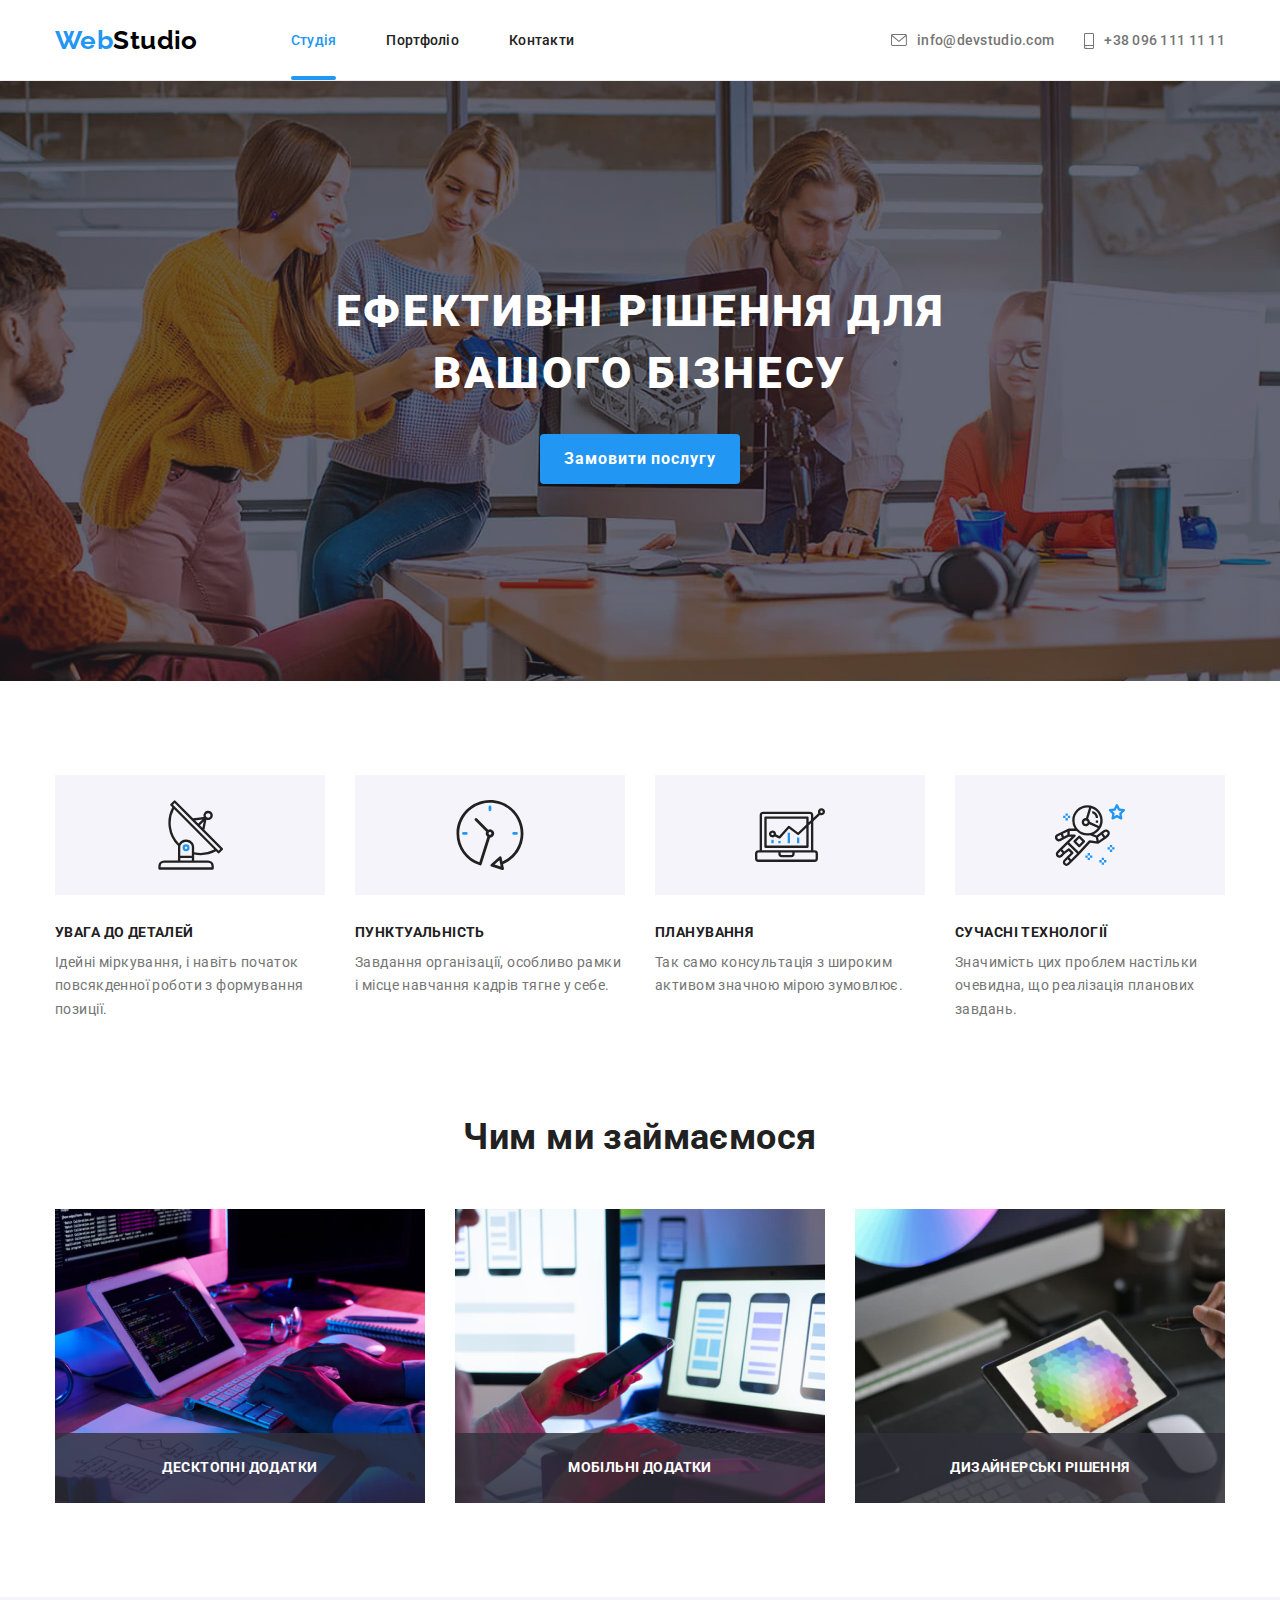
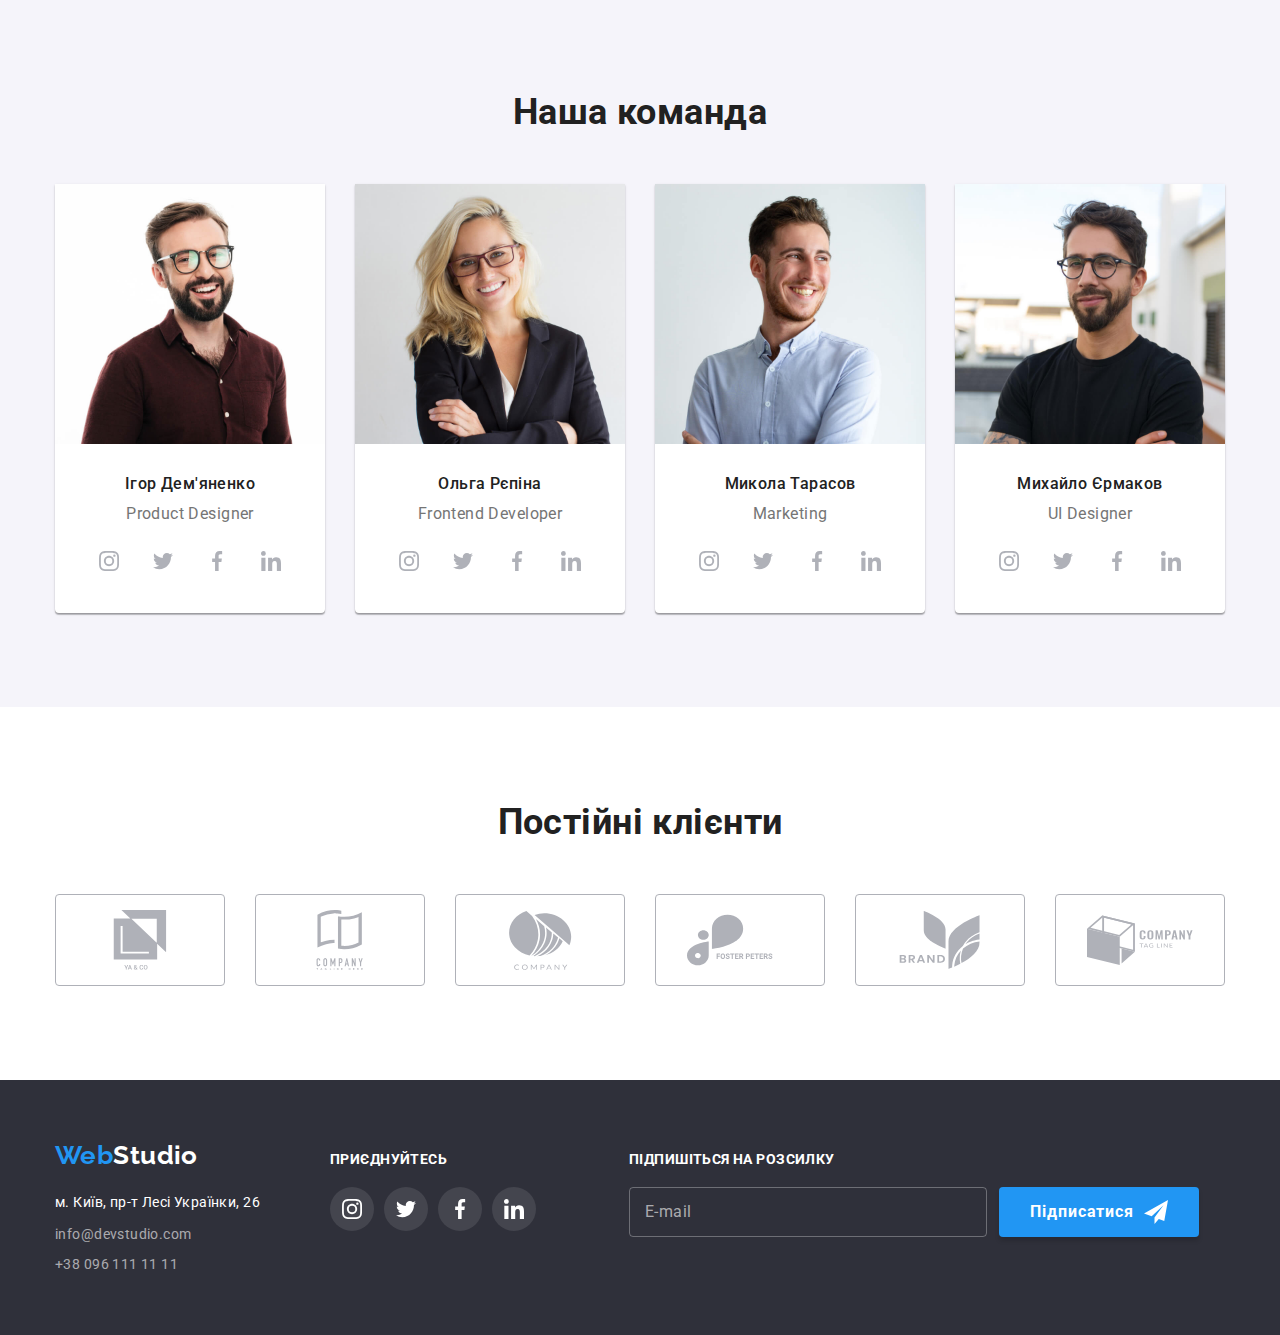
<file: index.html>
<!DOCTYPE html>
<html lang="uk">
  <head>
    <meta charset="utf-8" />
    <meta name="viewport" content="width=device-width, initial-scale=1.0" />
    <title>WebStudio</title>
    <link rel="preconnect" href="https://fonts.googleapis.com" />
    <link rel="preconnect" href="https://fonts.gstatic.com" crossorigin />
    <link
      href="https://fonts.googleapis.com/css2?family=Raleway:wght@700&family=Roboto:wght@400;500;700;900&display=swap"
      rel="stylesheet"
    />
    <link
      rel="stylesheet"
      href="https://cdnjs.cloudflare.com/ajax/libs/modern-normalize/1.1.0/modern-normalize.min.css"
    />
    <link rel="stylesheet" href="./css/reset.css" />
    <link rel="stylesheet" href="./css/styles.css" />
  </head>

  <body>
    <header class="header">
      <div class="header__body container">
        <nav class="header__menu menu">
          <a class="header__logo logo" href="./index.html" lang="en"><span>Web</span>Studio</a>
          <ul class="menu__list">
            <li class="menu__item">
              <a class="menu__link active" href="./index.html">Студія</a>
            </li>
            <li class="menu__item">
              <a class="menu__link" href="./portfolio.html">Портфоліо</a>
            </li>
            <li class="menu__item">
              <a class="menu__link" href="">Контакти</a>
            </li>
          </ul>
        </nav>
        <ul class="header__contacts contacts">
          <li>
            <a class="header__link" href="mailto:info@devstudio.com">
              <svg width="16" height="12">
                <use href="./images/icons.svg#icon-envelope"></use>
              </svg>
              info@devstudio.com
            </a>
          </li>
          <li>
            <a class="header__link" href="tel:+380961111111">
              <svg width="10" height="16">
                <use href="./images/icons.svg#icon-phone"></use>
              </svg>
              +38 096 111 11 11
            </a>
          </li>
        </ul>
      </div>
    </header>

    <main class="main">
      <section class="hero overlay">
        <h1 class="hero__title">Ефективні рішення для вашого бізнесу</h1>
        <button class="hero__btn btn" type="button" data-modal-open>Замовити послугу</button>
      </section>
      <section class="advantages section">
        <div class="container">
          <h2 class="visually-hidden">Наші переваги</h2>
          <ul class="advantages__list">
            <li class="advantages__item">
              <div class="advantages__thumb">
                <svg width="65" height="70">
                  <use href="./images/icons.svg#icon-advantages-icon1"></use>
                </svg>
              </div>
              <h3>Увага до деталей</h3>
              <p>Ідейні міркування, і навіть початок повсякденної роботи з формування позиції.</p>
            </li>
            <li class="advantages__item">
              <div class="advantages__thumb">
                <svg width="70" height="70">
                  <use href="./images/icons.svg#icon-advantages-icon2"></use>
                </svg>
              </div>
              <h3>Пунктуальність</h3>
              <p>Завдання організації, особливо рамки і місце навчання кадрів тягне у себе.</p>
            </li>
            <li class="advantages__item">
              <div class="advantages__thumb">
                <svg width="70" height="70">
                  <use href="./images/icons.svg#icon-advantages-icon3"></use>
                </svg>
              </div>
              <h3>Планування</h3>
              <p>Так само консультація з широким активом значною мірою зумовлює.</p>
            </li>
            <li class="advantages__item">
              <div class="advantages__thumb">
                <svg width="70" height="70">
                  <use href="./images/icons.svg#icon-advantages-icon4"></use>
                </svg>
              </div>
              <h3>Сучасні технології</h3>
              <p>Значимість цих проблем настільки очевидна, що реалізація планових завдань.</p>
            </li>
          </ul>
        </div>
      </section>
      <section class="activity section">
        <div class="container">
          <h2 class="section__title">Чим ми займаємося</h2>
          <ul class="activity__gallery">
            <li class="activity__item">
              <img src="./images/activity1.jpg" alt="процес роботи" width="370" />
              <div class="activity__overlay">
                <p>Десктопні додатки</p>
              </div>
            </li>
            <li class="activity__item">
              <img src="./images/activity2.jpg" alt="процес роботи" width="370" />
              <div class="activity__overlay">
                <p>Мобільні додатки</p>
              </div>
            </li>
            <li class="activity__item">
              <img src="./images/activity3.jpg" alt="процес роботи" width="370" />
              <div class="activity__overlay">
                <p>Дизайнерські рішення</p>
              </div>
            </li>
          </ul>
        </div>
      </section>
      <section class="team section">
        <div class="container">
          <h2 class="section__title">Наша команда</h2>
          <ul class="team__list">
            <li class="team__card">
              <img src="./images/worker1.jpg" alt="світлина Ігора Дем'яненка" width="270" />
              <div class="team__description">
                <h3 class="team__title">Ігор Дем'яненко</h3>
                <p class="team__function" lang="en">Product Designer</p>
                <ul class="team__social-links">
                  <li class="team__social-item">
                    <a
                      href=""
                      class="team__social-link"
                      target="_blank"
                      rel="noopener noreferrer nofollow"
                    >
                      <svg width="20" height="20">
                        <use href="./images/icons.svg#icon-instagram"></use>
                      </svg>
                    </a>
                  </li>
                  <li class="team__social-item">
                    <a
                      href=""
                      class="team__social-link"
                      target="_blank"
                      rel="noopener noreferrer nofollow"
                    >
                      <svg width="20" height="20">
                        <use href="./images/icons.svg#icon-twitter"></use>
                      </svg>
                    </a>
                  </li>
                  <li class="team__social-item">
                    <a
                      href=""
                      class="team__social-link"
                      target="_blank"
                      rel="noopener noreferrer nofollow"
                    >
                      <svg width="20" height="20">
                        <use href="./images/icons.svg#icon-facebook"></use>
                      </svg>
                    </a>
                  </li>
                  <li class="team__social-item">
                    <a
                      href=""
                      class="team__social-link"
                      target="_blank"
                      rel="noopener noreferrer nofollow"
                    >
                      <svg width="20" height="20">
                        <use href="./images/icons.svg#icon-linkedin"></use>
                      </svg>
                    </a>
                  </li>
                </ul>
              </div>
            </li>
            <li class="team__card">
              <img src="./images/worker2.jpg" alt="світлина Ольги Рєпіної" width="270" />
              <div class="team__description">
                <h3 class="team__title">Ольга Рєпіна</h3>
                <p class="team__function" lang="en">Frontend Developer</p>
                <ul class="team__social-links">
                  <li class="team__social-item">
                    <a
                      href=""
                      class="team__social-link"
                      target="_blank"
                      rel="noopener noreferrer nofollow"
                    >
                      <svg width="20" height="20">
                        <use href="./images/icons.svg#icon-instagram"></use>
                      </svg>
                    </a>
                  </li>
                  <li class="team__social-item">
                    <a
                      href=""
                      class="team__social-link"
                      target="_blank"
                      rel="noopener noreferrer nofollow"
                    >
                      <svg width="20" height="20">
                        <use href="./images/icons.svg#icon-twitter"></use>
                      </svg>
                    </a>
                  </li>
                  <li class="team__social-item">
                    <a
                      href=""
                      class="team__social-link"
                      target="_blank"
                      rel="noopener noreferrer nofollow"
                    >
                      <svg width="20" height="20">
                        <use href="./images/icons.svg#icon-facebook"></use>
                      </svg>
                    </a>
                  </li>
                  <li class="team__social-item">
                    <a
                      href=""
                      class="team__social-link"
                      target="_blank"
                      rel="noopener noreferrer nofollow"
                    >
                      <svg width="20" height="20">
                        <use href="./images/icons.svg#icon-linkedin"></use>
                      </svg>
                    </a>
                  </li>
                </ul>
              </div>
            </li>
            <li class="team__card">
              <img src="./images/worker3.jpg" alt="світлина Миколи Тарасова" width="270" />
              <div class="team__description">
                <h3 class="team__title">Микола Тарасов</h3>
                <p class="team__function" lang="en">Marketing</p>
                <ul class="team__social-links">
                  <li class="team__social-item">
                    <a
                      href=""
                      class="team__social-link"
                      target="_blank"
                      rel="noopener noreferrer nofollow"
                    >
                      <svg width="20" height="20">
                        <use href="./images/icons.svg#icon-instagram"></use>
                      </svg>
                    </a>
                  </li>
                  <li class="team__social-item">
                    <a
                      href=""
                      class="team__social-link"
                      target="_blank"
                      rel="noopener noreferrer nofollow"
                    >
                      <svg width="20" height="20">
                        <use href="./images/icons.svg#icon-twitter"></use>
                      </svg>
                    </a>
                  </li>
                  <li class="team__social-item">
                    <a
                      href=""
                      class="team__social-link"
                      target="_blank"
                      rel="noopener noreferrer nofollow"
                    >
                      <svg width="20" height="20">
                        <use href="./images/icons.svg#icon-facebook"></use>
                      </svg>
                    </a>
                  </li>
                  <li class="team__social-item">
                    <a
                      href=""
                      class="team__social-link"
                      target="_blank"
                      rel="noopener noreferrer nofollow"
                    >
                      <svg width="20" height="20">
                        <use href="./images/icons.svg#icon-linkedin"></use>
                      </svg>
                    </a>
                  </li>
                </ul>
              </div>
            </li>
            <li class="team__card">
              <img src="./images/worker4.jpg" alt="світлина Михайла Єрмакова" width="270" />
              <div class="team__description">
                <h3 class="team__title">Михайло Єрмаков</h3>
                <p class="team__function" lang="en">UI Designer</p>
                <ul class="team__social-links">
                  <li class="team__social-item">
                    <a
                      href=""
                      class="team__social-link"
                      target="_blank"
                      rel="noopener noreferrer nofollow"
                    >
                      <svg width="20" height="20">
                        <use href="./images/icons.svg#icon-instagram"></use>
                      </svg>
                    </a>
                  </li>
                  <li class="team__social-item">
                    <a
                      href=""
                      class="team__social-link"
                      target="_blank"
                      rel="noopener noreferrer nofollow"
                    >
                      <svg width="20" height="20">
                        <use href="./images/icons.svg#icon-twitter"></use>
                      </svg>
                    </a>
                  </li>
                  <li class="team__social-item">
                    <a
                      href=""
                      class="team__social-link"
                      target="_blank"
                      rel="noopener noreferrer nofollow"
                    >
                      <svg width="20" height="20">
                        <use href="./images/icons.svg#icon-facebook"></use>
                      </svg>
                    </a>
                  </li>
                  <li class="team__social-item">
                    <a
                      href=""
                      class="team__social-link"
                      target="_blank"
                      rel="noopener noreferrer nofollow"
                    >
                      <svg width="20" height="20">
                        <use href="./images/icons.svg#icon-linkedin"></use>
                      </svg>
                    </a>
                  </li>
                </ul>
              </div>
            </li>
          </ul>
        </div>
      </section>
      <section class="clients section">
        <div class="container">
          <h2 class="section__title">Постійні клієнти</h2>
          <ul class="clients__list">
            <li class="clients__item">
              <a class="clients__link" href="" target="_blank" rel="noopener noreferrer nofollow">
                <svg width="106" height="60">
                  <use href="./images/icons.svg#icon-logo1"></use>
                </svg>
              </a>
            </li>
            <li class="clients__item">
              <a class="clients__link" href="" target="_blank" rel="noopener noreferrer nofollow">
                <svg width="106" height="60">
                  <use href="./images/icons.svg#icon-logo2"></use>
                </svg>
              </a>
            </li>
            <li class="clients__item">
              <a class="clients__link" href="" target="_blank" rel="noopener noreferrer nofollow">
                <svg width="106" height="60">
                  <use href="./images/icons.svg#icon-logo3"></use>
                </svg>
              </a>
            </li>
            <li class="clients__item">
              <a class="clients__link" href="" target="_blank" rel="noopener noreferrer nofollow">
                <svg width="106" height="60">
                  <use href="./images/icons.svg#icon-logo4"></use>
                </svg>
              </a>
            </li>
            <li class="clients__item">
              <a class="clients__link" href="" target="_blank" rel="noopener noreferrer nofollow">
                <svg width="106" height="60">
                  <use href="./images/icons.svg#icon-logo5"></use>
                </svg>
              </a>
            </li>
            <li class="clients__item">
              <a class="clients__link" href="" target="_blank" rel="noopener noreferrer nofollow">
                <svg width="106" height="60">
                  <use href="./images/icons.svg#icon-logo6"></use>
                </svg>
              </a>
            </li>
          </ul>
        </div>
      </section>
    </main>

    <footer class="footer">
      <div class="footer__container container">
        <div class="footer__content">
          <a class="footer__logo logo" href="./index.html" lang="en"><span>Web</span>Studio</a>
          <address class="footer__contacts">
            <p class="footer__address">м. Київ, пр-т Лесі Українки, 26</p>
            <ul class="footer__contacts-list">
              <li>
                <a href="mailto:info@devstudio.com">info@devstudio.com</a>
              </li>
              <li>
                <a href="tel:+380961111111">+38 096 111 11 11</a>
              </li>
            </ul>
          </address>
        </div>
        <div class="footer__social-media">
          <p class="footer__prompt">Приєднуйтесь</p>
          <ul class="footer__social-links">
            <li class="footer__social-item">
              <a
                href=""
                class="footer__social-link"
                target="_blank"
                rel="noopener noreferrer nofollow"
              >
                <svg width="20" height="20">
                  <use href="./images/icons.svg#icon-instagram"></use>
                </svg>
              </a>
            </li>
            <li class="footer__social-item">
              <a
                href=""
                class="footer__social-link"
                target="_blank"
                rel="noopener noreferrer nofollow"
              >
                <svg width="20" height="20">
                  <use href="./images/icons.svg#icon-twitter"></use>
                </svg>
              </a>
            </li>
            <li class="footer__social-item">
              <a
                href=""
                class="footer__social-link"
                target="_blank"
                rel="noopener noreferrer nofollow"
              >
                <svg width="20" height="20">
                  <use href="./images/icons.svg#icon-facebook"></use>
                </svg>
              </a>
            </li>
            <li class="footer__social-item">
              <a
                href=""
                class="footer__social-link"
                target="_blank"
                rel="noopener noreferrer nofollow"
              >
                <svg width="20" height="20">
                  <use href="./images/icons.svg#icon-linkedin"></use>
                </svg>
              </a>
            </li>
          </ul>
        </div>
        <div class="footer__newsletter">
          <p class="footer__prompt">Підпишіться на розсилку</p>
          <form class="footer__form">
            <label class="footer__form-field">
              <input class="footer__form-input" type="email" name="email" />
              <span class="footer__form-label">E-mail</span>
            </label>
            <button class="footer__btn btn" type="submit">
              Підписатися
              <svg width="24" height="24">
                <use href="./images/icons.svg#icon-send"></use>
              </svg>
            </button>
          </form>
        </div>
      </div>
    </footer>

    <div class="backdrop is-hidden" data-modal>
      <div class="modal">
        <button class="modal__close-btn" type="button" data-modal-close>
          <svg width="11" height="11">
            <use href="./images/icons.svg#icon-close"></use>
          </svg>
        </button>
        <b class="modal__prompt">Залиште свої дані, ми вам передзвонимо</b>
        <form class="modal__form">
          <label class="modal__form-field">
            <span class="modal__form-label">Ім'я</span>
            <span class="modal__form-box">
              <input class="modal__form-input" type="text" name="user_name" />
              <svg width="18" height="18">
                <use href="./images/icons.svg#icon-person-icon"></use>
              </svg>
            </span>
          </label>
          <label class="modal__form-field">
            <span class="modal__form-label">Телефон</span>
            <span class="modal__form-box">
              <input class="modal__form-input" type="tel" name="phone_number" />
              <svg width="18" height="18">
                <use href="./images/icons.svg#icon-phone-icon"></use>
              </svg>
            </span>
          </label>
          <label class="modal__form-field">
            <span class="modal__form-label">Пошта</span>
            <span class="modal__form-box">
              <input class="modal__form-input" type="email" name="email" />
              <svg width="18" height="18">
                <use href="./images/icons.svg#icon-email-icon"></use>
              </svg>
            </span>
          </label>
          <label class="modal__form-field">
            <span class="modal__form-label">Коментар</span>
            <textarea class="modal__form-textarea" name="feedback" placeholder="Введіть текст"></textarea>
          </label>
          <label class="modal__form-acceptance">
            <input class="modal__form-acceptance-input visually-hidden" type="checkbox" name="conditions" value="accepted" />
            <span class="custom-checkbox"></span>
            <b class="modal__form-acceptance-description">Погоджуюся з розсилкою та приймаю <a href="">Умови договору</a></b>
          </label>
          <button class="modal__form-btn btn" type="submit">Відправити</button>
        </form>
      </div>
    </div>

    <script src="./js/modal.js"></script>
  </body>
</html>
</file>
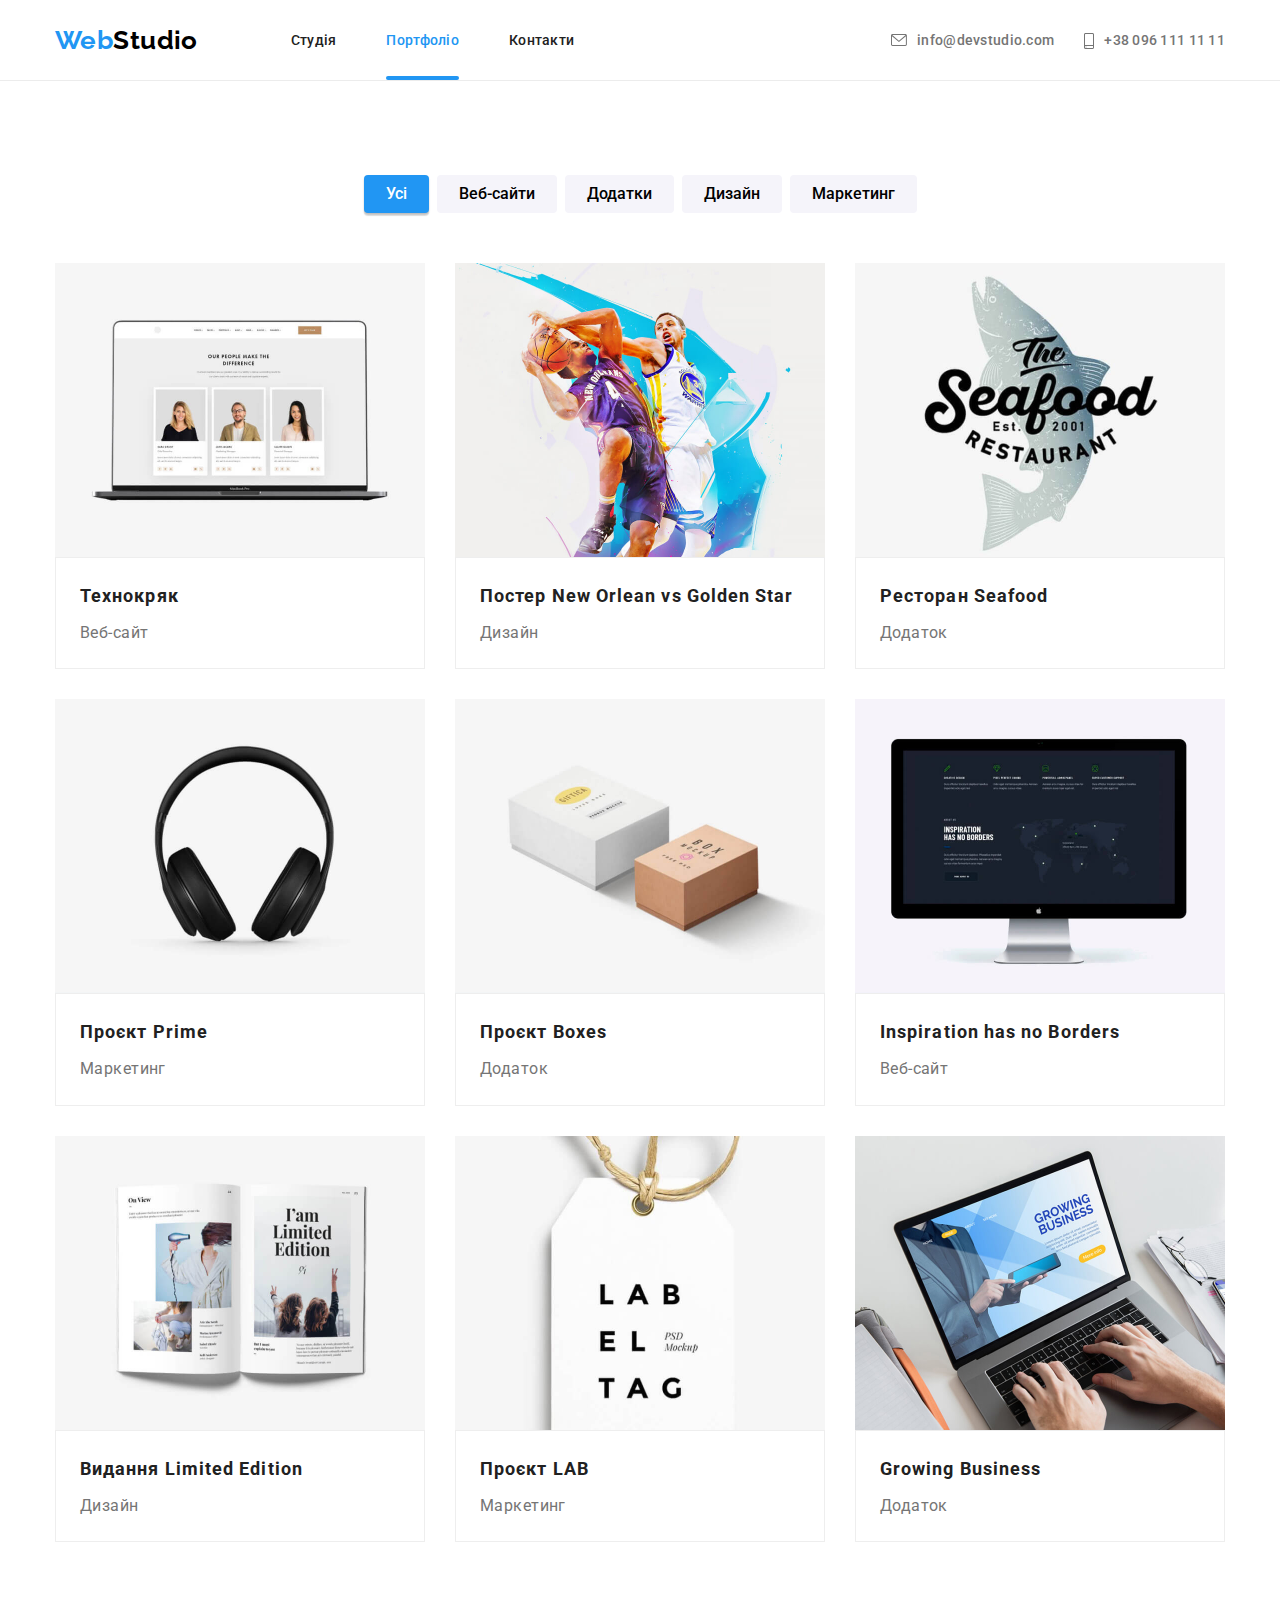
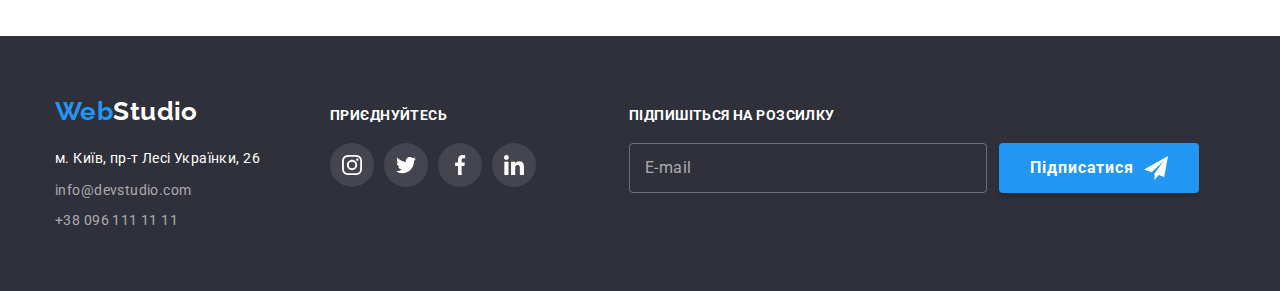
<file: portfolio.html>
<!DOCTYPE html>
<html lang="en">
  <head>
    <meta charset="UTF-8" />
    <meta name="viewport" content="width=device-width, initial-scale=1.0" />
    <link rel="preconnect" href="https://fonts.googleapis.com" />
    <link rel="preconnect" href="https://fonts.gstatic.com" crossorigin />
    <title>WebStudio</title>
    <link
      href="https://fonts.googleapis.com/css2?family=Raleway:wght@700&family=Roboto:wght@400;500;700;900&display=swap"
      rel="stylesheet"
    />
    <link
      rel="stylesheet"
      href="https://cdnjs.cloudflare.com/ajax/libs/modern-normalize/1.1.0/modern-normalize.min.css"
    />
    <link rel="stylesheet" href="./css/reset.css" />
    <link rel="stylesheet" href="./css/styles.css" />
  </head>
  <body>
    <header class="header">
      <div class="header__body container">
        <nav class="header__menu menu">
          <a class="header__logo logo" href="./index.html" lang="en"><span>Web</span>Studio</a>
          <ul class="menu__list">
            <li class="menu__item">
              <a class="menu__link" href="./index.html">Студія</a>
            </li>
            <li class="menu__item">
              <a class="menu__link active" href="./portfolio.html">Портфоліо</a>
            </li>
            <li class="menu__item">
              <a class="menu__link" href="">Контакти</a>
            </li>
          </ul>
        </nav>
        <ul class="header__contacts contacts">
          <li>
            <a class="header__link" href="mailto:info@devstudio.com">
              <svg width="16" height="12">
                <use href="./images/icons.svg#icon-envelope"></use>
              </svg>
              info@devstudio.com
            </a>
          </li>
          <li>
            <a class="header__link" href="tel:+380961111111">
              <svg width="10" height="16">
                <use href="./images/icons.svg#icon-phone"></use>
              </svg>
              +38 096 111 11 11
            </a>
          </li>
        </ul>
      </div>
    </header>

    <main class="main">
      <section class="portfolio section">
        <div class="container">
          <h1 class="visually-hidden">Портфоліо</h1>
          <ul class="portfolio__filter-list">
            <li class="portfolio__filter-item">
              <button class="portfolio__filter-btn active" type="button">Усі</button>
            </li>
            <li class="portfolio__filter-item">
              <button class="portfolio__filter-btn" type="button">Веб-сайти</button>
            </li>
            <li class="portfolio__filter-item">
              <button class="portfolio__filter-btn" type="button">Додатки</button>
            </li>
            <li class="portfolio__filter-item">
              <button class="portfolio__filter-btn" type="button">Дизайн</button>
            </li>
            <li class="portfolio__filter-item">
              <button class="portfolio__filter-btn" type="button">Маркетинг</button>
            </li>
          </ul>
          <h2 class="visually-hidden">Приклади робіт</h2>
          <ul class="portfolio__list">
            <li class="portfolio__item">
              <a class="portfolio__link" href="">
                <div class="portfolio__thumb">
                  <img src="./images/work1.jpg" alt="приклад з портфоліо" width="370" />
                  <div class="portfolio__overlay">
                    <p>
                      Ресурс пропонує комплексні пропозиції з різним рівнем функціоналу та сервісів.
                      Все це дозволить відвідувачу отримати вичерпні відомості про компанію чи
                      приватну особу.
                    </p>
                  </div>
                </div>
                <div class="portfolio__description-box">
                  <h3>Технокряк</h3>
                  <p>Веб-сайт</p>
                </div>
              </a>
            </li>
            <li class="portfolio__item">
              <a class="portfolio__link" href="">
                <div class="portfolio__thumb">
                  <img src="./images/work2.jpg" alt="приклад з портфоліо" width="370" />
                  <div class="portfolio__overlay">
                    <p>
                      Ресурс пропонує комплексні пропозиції з різним рівнем функціоналу та сервісів.
                      Все це дозволить відвідувачу отримати вичерпні відомості про компанію чи
                      приватну особу.
                    </p>
                  </div>
                </div>
                <div class="portfolio__description-box">
                  <h3>Постер New Orlean vs Golden Star</h3>
                  <p>Дизайн</p>
                </div>
              </a>
            </li>
            <li class="portfolio__item">
              <a class="portfolio__link" href="">
                <div class="portfolio__thumb">
                  <img src="./images/work3.jpg" alt="приклад з портфоліо" width="370" />
                  <div class="portfolio__overlay">
                    <p>
                      Ресурс пропонує комплексні пропозиції з різним рівнем функціоналу та сервісів.
                      Все це дозволить відвідувачу отримати вичерпні відомості про компанію чи
                      приватну особу.
                    </p>
                  </div>
                </div>
                <div class="portfolio__description-box">
                  <h3>Ресторан Seafood</h3>
                  <p>Додаток</p>
                </div>
              </a>
            </li>
            <li class="portfolio__item">
              <a class="portfolio__link" href="">
                <div class="portfolio__thumb">
                  <img src="./images/work4.jpg" alt="приклад з портфоліо" width="370" />
                  <div class="portfolio__overlay">
                    <p>
                      Ресурс пропонує комплексні пропозиції з різним рівнем функціоналу та сервісів.
                      Все це дозволить відвідувачу отримати вичерпні відомості про компанію чи
                      приватну особу.
                    </p>
                  </div>
                </div>
                <div class="portfolio__description-box">
                  <h3>Проєкт Prime</h3>
                  <p>Маркетинг</p>
                </div>
              </a>
            </li>
            <li class="portfolio__item">
              <a class="portfolio__link" href="">
                <div class="portfolio__thumb">
                  <img src="./images/work5.jpg" alt="приклад з портфоліо" width="370" />
                  <div class="portfolio__overlay">
                    <p>
                      Ресурс пропонує комплексні пропозиції з різним рівнем функціоналу та сервісів.
                      Все це дозволить відвідувачу отримати вичерпні відомості про компанію чи
                      приватну особу.
                    </p>
                  </div>
                </div>
                <div class="portfolio__description-box">
                  <h3>Проєкт Boxes</h3>
                  <p>Додаток</p>
                </div>
              </a>
            </li>
            <li class="portfolio__item">
              <a class="portfolio__link" href="">
                <div class="portfolio__thumb">
                  <img src="./images/work6.jpg" alt="приклад з портфоліо" width="370" />
                  <div class="portfolio__overlay">
                    <p>
                      Ресурс пропонує комплексні пропозиції з різним рівнем функціоналу та сервісів.
                      Все це дозволить відвідувачу отримати вичерпні відомості про компанію чи
                      приватну особу.
                    </p>
                  </div>
                </div>
                <div class="portfolio__description-box">
                  <h3>Inspiration has no Borders</h3>
                  <p>Веб-сайт</p>
                </div>
              </a>
            </li>
            <li class="portfolio__item">
              <a class="portfolio__link" href="">
                <div class="portfolio__thumb">
                  <img src="./images/work7.jpg" alt="приклад з портфоліо" width="370" />
                  <div class="portfolio__overlay">
                    <p>
                      Ресурс пропонує комплексні пропозиції з різним рівнем функціоналу та сервісів.
                      Все це дозволить відвідувачу отримати вичерпні відомості про компанію чи
                      приватну особу.
                    </p>
                  </div>
                </div>
                <div class="portfolio__description-box">
                  <h3>Видання Limited Edition</h3>
                  <p>Дизайн</p>
                </div>
              </a>
            </li>
            <li class="portfolio__item">
              <a class="portfolio__link" href="">
                <div class="portfolio__thumb">
                  <img src="./images/work8.jpg" alt="приклад з портфоліо" width="370" />
                  <div class="portfolio__overlay">
                    <p>
                      Ресурс пропонує комплексні пропозиції з різним рівнем функціоналу та сервісів.
                      Все це дозволить відвідувачу отримати вичерпні відомості про компанію чи
                      приватну особу.
                    </p>
                  </div>
                </div>
                <div class="portfolio__description-box">
                  <h3>Проєкт LAB</h3>
                  <p>Маркетинг</p>
                </div>
              </a>
            </li>
            <li class="portfolio__item">
              <a class="portfolio__link" href="">
                <div class="portfolio__thumb">
                  <img src="./images/work9.jpg" alt="приклад з портфоліо" width="370" />
                  <div class="portfolio__overlay">
                    <p>
                      Ресурс пропонує комплексні пропозиції з різним рівнем функціоналу та сервісів.
                      Все це дозволить відвідувачу отримати вичерпні відомості про компанію чи
                      приватну особу.
                    </p>
                  </div>
                </div>
                <div class="portfolio__description-box">
                  <h3>Growing Business</h3>
                  <p>Додаток</p>
                </div>
              </a>
            </li>
          </ul>
        </div>
      </section>
    </main>

    <footer class="footer">
      <div class="footer__container container">
        <div class="footer__content">
          <a class="footer__logo logo" href="./index.html" lang="en"><span>Web</span>Studio</a>
          <address class="footer__contacts">
            <p class="footer__address">м. Київ, пр-т Лесі Українки, 26</p>
            <ul class="footer__contacts-list">
              <li>
                <a href="mailto:info@devstudio.com">info@devstudio.com</a>
              </li>
              <li>
                <a href="tel:+380961111111">+38 096 111 11 11</a>
              </li>
            </ul>
          </address>
        </div>
        <div class="footer__social-media">
          <p class="footer__prompt">Приєднуйтесь</p>
          <ul class="footer__social-links">
            <li class="footer__social-item">
              <a
                href=""
                class="footer__social-link"
                target="_blank"
                rel="noopener noreferrer nofollow"
              >
                <svg width="20" height="20">
                  <use href="./images/icons.svg#icon-instagram"></use>
                </svg>
              </a>
            </li>
            <li class="footer__social-item">
              <a
                href=""
                class="footer__social-link"
                target="_blank"
                rel="noopener noreferrer nofollow"
              >
                <svg width="20" height="20">
                  <use href="./images/icons.svg#icon-twitter"></use>
                </svg>
              </a>
            </li>
            <li class="footer__social-item">
              <a
                href=""
                class="footer__social-link"
                target="_blank"
                rel="noopener noreferrer nofollow"
              >
                <svg width="20" height="20">
                  <use href="./images/icons.svg#icon-facebook"></use>
                </svg>
              </a>
            </li>
            <li class="footer__social-item">
              <a
                href=""
                class="footer__social-link"
                target="_blank"
                rel="noopener noreferrer nofollow"
              >
                <svg width="20" height="20">
                  <use href="./images/icons.svg#icon-linkedin"></use>
                </svg>
              </a>
            </li>
          </ul>
        </div>
        <div class="footer__newsletter">
          <p class="footer__prompt">Підпишіться на розсилку</p>
          <form class="footer__form">
            <label class="footer__form-field">
              <input class="footer__form-input" type="email" name="email" />
              <span class="footer__form-label">E-mail</span>
            </label>
            <button class="footer__btn btn" type="submit">
              Підписатися
              <svg width="24" height="24">
                <use href="./images/icons.svg#icon-send"></use>
              </svg>
            </button>
          </form>
        </div>
      </div>
    </footer>

    <script src="./js/modal.js"></script>
  </body>
</html>
</file>
<file: css/styles.css>
/*=============== VARIABLES CSS ===============*/
:root {
  /*========== Colors ==========*/
  --primary-title-color: #212121;
  --primary-text-color: #757575;
  --white-color: #ffffff;
  --transparent-white-color: rgba(255, 255, 255, 0.6);
  --black-color: #000000;
  --accent-color: #2196f3;
  --transparent-accent-color: rgba(33, 150, 243, 0.9);
  --dark-bgc: #2f303a;
  --main-bgc: #f5f5f5;
  --hero-btn-active: #188ce8;
  --filter-btn-color: #f5f4fa;
  --border-color: #ececec;
  --portfolio-border-color: #eeeeee;
  --fill-color: #afb1b8;
  --footer-social-link-color: rgba(255, 255, 255, 0.1);
  --activity-overlay-bgc: rgba(47, 48, 58, 0.8);
  --backdrop-bgc: rgba(0, 0, 0, 0.2);

  /*========== Font and typography ==========*/
  --primary-font: 'Roboto', sans-serif;
  --secondary-font: 'Raleway', sans-serif;
}

/*=============== BASE ===============*/
body {
  font-family: var(--primary-font);
  letter-spacing: 0.03em;
  font-size: 14px;
  color: var(--primary-title-color);
}

/*=============== REUSABLE CSS CLASSES ===============*/
.container {
  max-width: 1200px;
  width: 100%;
  margin-right: auto;
  margin-left: auto;
  padding-right: 15px;
  padding-left: 15px;
}

.section {
  padding-top: 94px;
  padding-bottom: 94px;
}

.section__title {
  margin-bottom: 50px;
  font-weight: 700;
  font-size: 36px;
  line-height: 1.2;
  text-align: center;
}

.logo {
  font-family: var(--secondary-font);
  font-weight: 700;
  font-size: 26px;
  line-height: 1.2;
  color: var(--black-color);
}

.logo span {
  color: var(--accent-color);
}

.visually-hidden {
  position: absolute;
  width: 1px;
  height: 1px;
  margin: -1px;
  padding: 0;
  overflow: hidden;
  border: 0;
  clip: rect(0 0 0 0);
}

.btn {
  min-width: 200px;
  height: 50px;
  font-weight: 700;
  font-size: 16px;
  line-height: 1.9;
  letter-spacing: 0.06em;
  color: var(--white-color);
  background-color: var(--accent-color);
  border-style: none;
  box-shadow: 0px 4px 4px rgba(0, 0, 0, 0.15);
  border-radius: 4px;
  transition: background-color 250ms cubic-bezier(0.4, 0, 0.2, 1);
}

.btn:hover,
.btn:focus {
  background-color: var(--hero-btn-active);
}

/*=============== HEADER & NAV ===============*/
.header {
  padding-top: 25px;
  padding-bottom: 24px;
  border-bottom: 1px solid var(--border-color);
}

.header__body {
  display: flex;
  align-items: center;
}

.header__menu {
  display: flex;
  align-items: center;
  column-gap: 93px;
}

.menu__list {
  display: flex;
  gap: 50px;
}

.menu__link {
  position: relative;
  font-weight: 500;
  line-height: 1.1;
  letter-spacing: 0.02em;
  color: inherit;
  transition: color 250ms cubic-bezier(0.4, 0, 0.2, 1);
}

.menu__link.active,
.menu__link:hover,
.menu__link:focus {
  color: var(--accent-color);
}

.menu__link.active::after {
  content: '';
  position: absolute;
  left: 0;
  bottom: -32px;
  display: block;
  width: 100%;
  height: 4px;
  background-color: var(--accent-color);
  border-radius: 2px;
}

.header__contacts {
  display: flex;
  gap: 30px;
  margin-left: auto;
}

.header__link {
  display: flex;
  align-items: center;
  font-weight: 500;
  line-height: 1.1;
  letter-spacing: 0.02em;
  color: var(--primary-text-color);
  transition: color 250ms cubic-bezier(0.4, 0, 0.2, 1);
}

.header__link:hover,
.header__link:focus {
  color: var(--accent-color);
}

.header__link svg {
  margin-right: 10px;
  fill: currentColor;
}

/*=============== HERO ===============*/
.hero {
  padding-top: 200px;
  padding-bottom: 200px;
  text-align: center;
  background-color: var(--dark-bgc);
}

.overlay {
  max-width: 1600px;
  height: 600px;
  margin-left: auto;
  margin-right: auto;
  background-image: linear-gradient(to right, rgba(47, 48, 58, 0.4), rgba(47, 48, 58, 0.4)),
    url(../images/hero-bg.jpg);
  background-repeat: no-repeat;
  background-size: cover;
  background-position: center;
}

.hero__title {
  max-width: 696px;
  margin-right: auto;
  margin-left: auto;
  margin-bottom: 30px;
  font-weight: 900;
  font-size: 44px;
  line-height: 1.4;
  letter-spacing: 0.06em;
  text-transform: uppercase;
  color: var(--white-color);
}

/*=============== ADVANTAGES ===============*/
.advantages__list {
  display: flex;
  gap: 30px;
}

.advantages__item {
  width: calc((100% - 90px) / 4);
}

.advantages__thumb {
  height: 120px;
  display: flex;
  justify-content: center;
  align-items: center;
  margin-bottom: 30px;
  background-color: var(--filter-btn-color);
}

.advantages__item > h3 {
  margin-bottom: 10px;
  font-weight: 700;
  font-size: 14px;
  line-height: 1.1;
  text-transform: uppercase;
}

.advantages__item > p {
  line-height: 1.7;
  color: var(--primary-text-color);
}

/*=============== ACTIVITY ===============*/
.activity {
  padding-top: 0;
}

.activity__gallery {
  display: flex;
  flex-wrap: wrap;
  gap: 30px;
}

.activity__item {
  position: relative;
  width: calc((100% - 60px) / 3);
}

.activity__overlay {
  position: absolute;
  left: 0;
  bottom: 0;
  width: 100%;
  height: 70px;
  display: flex;
  justify-content: center;
  align-items: center;
  background-color: var(--activity-overlay-bgc);
}

.activity__overlay p {
  font-weight: 700;
  line-height: 1.1;
  text-transform: uppercase;
  color: var(--white-color);
}

/*=============== TEAM ===============*/
.team {
  background-color: var(--filter-btn-color);
}

.team__list {
  display: flex;
  gap: 30px;
}

.team__card {
  background-color: var(--white-color);
  box-shadow: 0px 1px 3px rgba(0, 0, 0, 0.12), 0px 1px 1px rgba(0, 0, 0, 0.14),
    0px 2px 1px rgba(0, 0, 0, 0.2);
  border-radius: 0px 0px 4px 4px;
}

.team__card {
  width: calc((100% - 90px) / 4);
}

.team__description {
  padding-top: 30px;
  padding-bottom: 30px;
}

.team__title {
  margin-bottom: 10px;
  font-weight: 500;
  font-size: 16px;
  line-height: 1.2;
  text-align: center;
}

.team__function {
  margin-bottom: 16px;
  font-size: 16px;
  line-height: 1.2;
  text-align: center;
  color: var(--primary-text-color);
}

.team__social-links {
  display: flex;
  justify-content: center;
  column-gap: 10px;
}

.team__social-item {
  width: 44px;
  height: 44px;
}

.team__social-link {
  display: flex;
  justify-content: center;
  align-items: center;
  width: 100%;
  height: 100%;
  background-color: transparent;
  border-radius: 50%;
  color: var(--fill-color);
  transition: background-color 250ms cubic-bezier(0.4, 0, 0.2, 1),
    color 250ms cubic-bezier(0.4, 0, 0.2, 1);
}

.team__social-link:hover,
.team__social-link:focus {
  background-color: var(--accent-color);
  color: var(--white-color);
}

.team__social-link svg {
  fill: currentColor;
}

/*=============== HERO ===============*/
.clients__list {
  display: flex;
  gap: 30px;
}

.clients__item {
  width: calc((100% - 30px * 5) / 6);
}

.clients__link {
  display: flex;
  align-items: center;
  justify-content: center;
  width: 100%;
  height: 92px;
  color: var(--fill-color);
  border: 1px solid var(--fill-color);
  border-radius: 4px;
  transition: border-color 250ms cubic-bezier(0.4, 0, 0.2, 1),
    color 250ms cubic-bezier(0.4, 0, 0.2, 1);
}

.clients__link:hover,
.clients__link:focus {
  color: var(--accent-color);
  border-color: var(--accent-color);
}

.clients__link svg {
  fill: currentColor;
}

/*=============== FOOTER ===============*/
.footer {
  padding-block: 60px;
  background-color: var(--dark-bgc);
}

.footer__container {
  display: flex;
  align-items: baseline;
}

.footer__content {
  margin-right: 70px;
}

.footer__logo {
  display: block;
  margin-bottom: 20px;
  color: var(--white-color);
}

.footer__address,
.footer__contacts-list a {
  font-style: normal;
}

.footer__address {
  margin-bottom: 9px;
  line-height: 1.7;
  color: var(--white-color);
}

.footer__contacts-list a {
  display: block;
  line-height: 1.5;
  color: var(--transparent-white-color);
  transition: color 250ms cubic-bezier(0.4, 0, 0.2, 1);
}

.footer__contacts-list li:first-child {
  margin-bottom: 9px;
}

.footer__contacts-list a:hover,
.footer__contacts-list a:focus {
  color: var(--accent-color);
}

.footer__social-media {
  margin-right: 93px;
}

.footer__prompt {
  margin-bottom: 20px;
  font-weight: 700;
  font-size: 14px;
  line-height: 1.1;
  text-transform: uppercase;
  color: var(--white-color);
}

.footer__social-links {
  display: flex;
  column-gap: 10px;
}

.footer__social-item {
  width: 44px;
  height: 44px;
}

.footer__social-link {
  width: 100%;
  height: 100%;
  display: flex;
  justify-content: center;
  align-items: center;
  background-color: var(--footer-social-link-color);
  border-radius: 50%;
  color: var(--fill-color);
  transition: background-color 250ms cubic-bezier(0.4, 0, 0.2, 1);
}

.footer__social-link:hover,
.footer__social-link:focus {
  background-color: var(--accent-color);
}

.footer__social-link svg {
  fill: var(--white-color);
}

.footer__form {
  display: flex;
  align-items: center;
}

.footer__form-field {
  position: relative;
}

.footer__form-input {
  width: 358px;
  height: 50px;
  margin-right: 12px;
  padding: 0 16px;
  font-size: 16px;
  line-height: 1.25px;
  color: var(--white-color);
  background-color: transparent;
  border: 1px solid rgba(255, 255, 255, 0.3);
  border-radius: 4px;
}

.footer__form-field:focus-within .footer__form-label {
  transform: translateX(-80px);
}

.footer__form-label {
  position: absolute;
  top: 50%;
  left: 16px;
  font-size: 16px;
  line-height: 1.25px;
  color: var(--transparent-white-color);
  transform: translateY(-50%);
  transition: transform 250ms cubic-bezier(0.4, 0, 0.2, 1);
}

.footer__btn {
  display: inline-flex;
  align-items: center;
  justify-content: center;
}

.footer__btn > svg {
  margin-left: 10px;
}

/*=============== PORTFOLIO ===============*/
.portfolio__filter-list {
  display: flex;
  justify-content: center;
  gap: 8px;
  margin-bottom: 50px;
}

.portfolio__filter-btn {
  padding: 6px 22px;
  font-weight: 500;
  font-size: 16px;
  line-height: 1.6;
  background-color: var(--filter-btn-color);
  border: none;
  border-radius: 4px;
  transition: background-color 250ms cubic-bezier(0.4, 0, 0.2, 1),
    color 250ms cubic-bezier(0.4, 0, 0.2, 1), box-shadow 250ms cubic-bezier(0.4, 0, 0.2, 1);
}

.portfolio__filter-btn.active {
  color: var(--white-color);
  background-color: var(--accent-color);
  box-shadow: 0px 3px 1px rgba(0, 0, 0, 0.1), 0px 1px 2px rgba(0, 0, 0, 0.08),
    0px 2px 2px rgba(0, 0, 0, 0.12);
}

.portfolio__filter-btn:hover,
.portfolio__filter-btn:focus {
  color: var(--white-color);
  background-color: var(--accent-color);
  box-shadow: 0px 3px 1px rgba(0, 0, 0, 0.1), 0px 1px 2px rgba(0, 0, 0, 0.08),
    0px 2px 2px rgba(0, 0, 0, 0.12);
}

.portfolio__list {
  display: flex;
  flex-wrap: wrap;
  gap: 30px;
}

.portfolio__item {
  width: calc((100% - 60px) / 3);
}

.portfolio__link {
  display: block;
  transition: box-shadow 250ms cubic-bezier(0.4, 0, 0.2, 1);
}

.portfolio__link:hover,
.portfolio__link:focus {
  box-shadow: 0px 1px 1px rgba(0, 0, 0, 0.12), 0px 4px 4px rgba(0, 0, 0, 0.06),
    1px 4px 6px rgba(0, 0, 0, 0.16);
}

.portfolio__link:hover .portfolio__overlay,
.portfolio__link:focus .portfolio__overlay {
  transform: translateY(0);
}

.portfolio__thumb {
  position: relative;
  overflow: hidden;
}

.portfolio__overlay {
  position: absolute;
  top: 0;
  left: 0;
  width: 100%;
  height: 100%;
  padding: 63px 24px;
  background-color: var(--transparent-accent-color);
  transform: translateY(100%);
  transition: transform 250ms cubic-bezier(0.4, 0, 0.2, 1);
}

.portfolio__overlay p {
  font-size: 18px;
  line-height: 1.6;
  color: var(--white-color);
}

.portfolio__description-box {
  padding: 20px 24px;
  border: 1px solid var(--portfolio-border-color);
}

.portfolio__description-box > h3 {
  margin-bottom: 4px;
  font-weight: 700;
  font-size: 18px;
  line-height: 2;
  letter-spacing: 0.06em;
  color: var(--primary-title-color);
}

.portfolio__description-box > p {
  font-size: 16px;
  line-height: 1.9;
  color: var(--primary-text-color);
}

/*=============== DIALOG WINDOW ===============*/
.backdrop {
  position: fixed;
  top: 0;
  left: 0;
  height: 100vh;
  width: 100vw;
  background-color: var(--backdrop-bgc);
  opacity: 1;
  transition: opacity 250ms cubic-bezier(0.4, 0, 0.2, 1),
    visibility 250ms cubic-bezier(0.4, 0, 0.2, 1);
}

.is-hidden {
  visibility: hidden;
  opacity: 0;
  pointer-events: none;
}

.backdrop.is-hidden .modal {
  opacity: 0;
  transform: translate(-50%, -50%) scale(0.2);
}

.modal {
  position: absolute;
  top: 50%;
  left: 50%;
  width: 528px;
  min-height: 581px;
  padding: 40px;
  background-color: var(--white-color);
  box-shadow: 0px 1px 3px rgba(0, 0, 0, 0.12), 0px 1px 1px rgba(0, 0, 0, 0.14),
    0px 2px 1px rgba(0, 0, 0, 0.2);
  border-radius: 4px;
  opacity: 1;
  transform: translate(-50%, -50%) scale(1);
  transition: transform 250ms cubic-bezier(0.4, 0, 0.2, 1),
    opacity 250ms cubic-bezier(0.4, 0, 0.2, 1);
}

.modal__close-btn {
  position: absolute;
  top: 8px;
  right: 8px;
  display: flex;
  align-items: center;
  justify-content: center;
  width: 30px;
  height: 30px;
  background-color: transparent;
  border: 1px solid rgba(0, 0, 0, 0.1);
  border-radius: 50%;
  outline: transparent;
}

.modal__close-btn svg {
  transition: fill 250ms cubic-bezier(0.4, 0, 0.2, 1);
}

.modal__close-btn:hover svg,
.modal__close-btn:focus svg {
  fill: var(--accent-color);
}

.modal__prompt {
  display: block;
  text-align: center;
  font-size: 20px;
  line-height: 1.15;
  color: var(--primary-title-color);
  margin-bottom: 12px;
}

/* ------------------------------------------------------------------------------------------ */
.modal__form-field {
  display: flex;
  flex-direction: column;
  margin-bottom: 10px;
}

.modal__form-label {
  margin-bottom: 4px;
  font-size: 12px;
  line-height: 1.16;
  letter-spacing: 0.01em;
  color: var(--primary-text-color);
}

.modal__form-box {
  position: relative;
}

.modal__form-input {
  width: 100%;
  height: 40px;
  padding: 0 12px 0 42px;
  border: 1px solid rgba(33, 33, 33, 0.2);
  border-radius: 4px;
  outline: transparent;
  transition: border-color 250ms cubic-bezier(0.4, 0, 0.2, 1);
}

.modal__form-input:focus,
.modal__form-input:focus ~ svg {
  border-color: var(--accent-color);
  fill: var(--accent-color);
}

.modal__form-box > svg {
  position: absolute;
  top: 50%;
  left: 12px;
  transform: translateY(-50%);
  transition: fill 250ms cubic-bezier(0.4, 0, 0.2, 1);
}

.modal__form-textarea {
  width: 100%;
  height: 120px;
  padding: 12px 16px;
  border: 1px solid rgba(33, 33, 33, 0.2);
  border-radius: 4px;
  resize: none;
  outline: transparent;
  transition: border-color 250ms cubic-bezier(0.4, 0, 0.2, 1);
}

.modal__form-textarea::placeholder {
  font-size: 12px;
  line-height: 1.16;
  letter-spacing: 0.01em;
  color: rgba(117, 117, 117, 0.5);
}

.modal__form-textarea:focus {
  border-color: var(--accent-color);
}

.modal__form-acceptance {
  display: flex;
  justify-content: center;
  align-items: center;
  gap: 8px;
  margin-bottom: 30px;
  margin-top: 20px;
}

.modal__form-btn {
  display: block;
  margin: 0 auto;
}

.modal__form-acceptance-description {
  font-weight: 400;
  line-height: 1.71;
  color: var(--primary-text-color);
}

.modal__form-acceptance-description > a {
  text-decoration: underline;
  color: var(--accent-color);
}

.custom-checkbox {
  display: inline-block;
  width: 16px;
  height: 15px;
  background-color: transparent;
  border: 2px solid #212121;
  border-radius: 2px;
  transition: background-color 250ms cubic-bezier(0.4, 0, 0.2, 1),
    border-color 250ms cubic-bezier(0.4, 0, 0.2, 1);
}

.modal__form-acceptance-input:focus + .custom-checkbox {
  border-color: var(--accent-color);
}

.modal__form-acceptance-input:checked + .custom-checkbox {
  border-color: var(--accent-color);
  background-color: var(--accent-color);
  background-image: url(../images/full-check.svg);
  background-position: center;
  background-size: cover;
}
</file>
